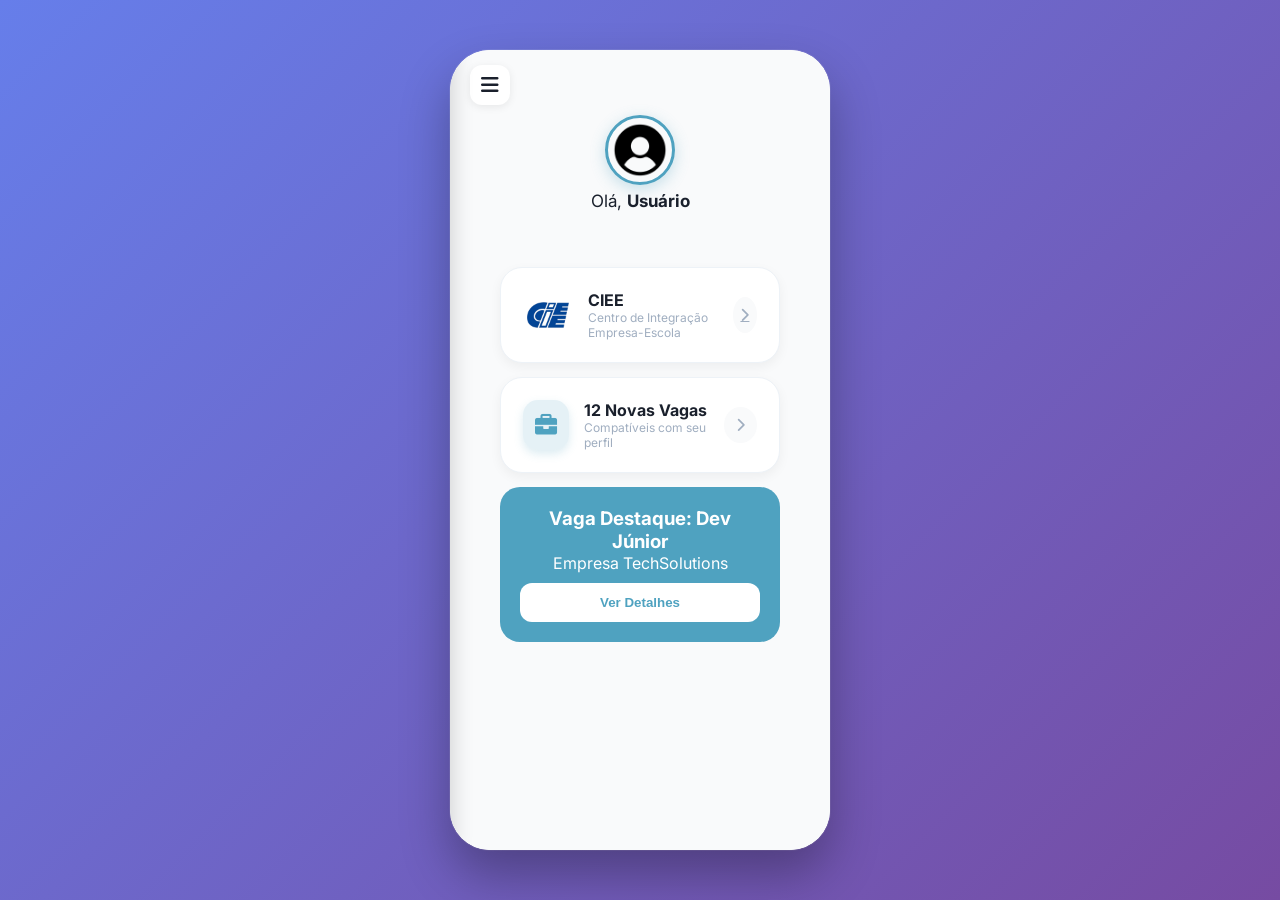
<file: index.html>
<!DOCTYPE html>
<html lang="pt-br">
<head>
    <meta charset="UTF-8">
    <meta name="viewport" content="width=device-width, initial-scale=1.0">
    <title>Oportuniza | App</title>
    <link href="https://fonts.googleapis.com/css2?family=Inter:wght@300;400;600&display=swap" rel="stylesheet">
    <link rel="stylesheet" href="style.css">
    <link rel="stylesheet" href="home.css">
    <link rel="stylesheet" href="https://cdnjs.cloudflare.com/ajax/libs/font-awesome/6.0.0/css/all.min.css">
</head>
<body>

    <div class="app-container">
        
        <section id="login-screen" class="screen active">
            <header>
                <img src="logo.png" alt="Logo" class="app-logo">
                <h1 class="brand-name">Entrar</h1>
            </header>
            <div class="form-group">
                <div class="input-field">
                    <i class="fa-regular fa-envelope"></i>
                    <input type="email" id="login-email" placeholder="E-mail">
                </div>
                <div class="input-field">
                    <i class="fa-solid fa-lock"></i>
                    <input type="password" id="login-password" placeholder="Senha">
                </div>
                <button class="forgot-link" onclick="showScreen('recover-screen')">Esqueceu a senha?</button>
            </div>
            <button class="btn-primary" onclick="handleLogin()">Logar</button>
            <div class="footer">
                <button class="signup-link" onclick="showScreen('register-screen')">Cadastrar-se</button>
            </div>
        </section>

        <section id="register-screen" class="screen">
            <header>
                <h1 class="brand-name">Criar Conta</h1>
                <p class="tagline">Junte-se ao Oportuniza</p>
            </header>
            <div class="form-group">
                <div class="input-field">
                    <i class="fa-regular fa-user"></i>
                    <input type="text" id="reg-name" placeholder="Nome Completo">
                </div>
                <div class="input-field">
                    <i class="fa-regular fa-envelope"></i>
                    <input type="email" id="reg-email" placeholder="E-mail">
                </div>
                <div class="input-field">
                    <i class="fa-solid fa-lock"></i>
                    <input type="password" id="reg-password" placeholder="Crie uma Senha">
                </div>
            </div>
            <button class="btn-primary" onclick="handleRegister()">Registrar</button>
            <div class="footer">
                <button class="signup-link" onclick="showScreen('login-screen')">Voltar para o Login</button>
            </div>
        </section>

        <section id="recover-screen" class="screen">
            <header>
                <h1 class="brand-name">Recuperar</h1>
                <p class="tagline">Digite seu e-mail cadastrado</p>
            </header>
            <div class="form-group">
                <div class="input-field">
                    <i class="fa-regular fa-envelope"></i>
                    <input type="email" id="recover-email" placeholder="E-mail">
                </div>
            </div>
            <button class="btn-primary" onclick="handleRecover()">Enviar Instruções</button>
            <div class="footer">
                <button class="signup-link" onclick="showScreen('login-screen')">Cancelar</button>
            </div>
        </section>

        <section id="home-screen" class="screen">
            <header class="home-header">
                <button class="menu-toggle" onclick="toggleSidebar()">
                    <i class="fa-solid fa-bars"></i>
                </button>
                <div class="user-profile">
                    <img src="user_profile.png" alt="Usuário" class="user-avatar">
                    <span class="welcome-text">Olá, <strong id="user-name-display">Usuário</strong></span>
                </div>
            </header>
            <main class="home-main">
                <div class="widget-card card-purple">
                    <img src="CIEE.png" alt="CIEE" class="card-icon-img">
                    <div class="card-content">
                        <h3>CIEE</h3>
                        <p>Centro de Integração Empresa-Escola</p>
                    </div>
                    <a href="https://www.cieepr.org.br" target="_blank" class="card-action"><i class="fa-solid fa-chevron-right"></i></a>
                </div>
                <div class="widget-card card-blue">
                    <div class="card-icon"><i class="fa-solid fa-briefcase"></i></div>
                    <div class="card-content">
                        <h3>12 Novas Vagas</h3>
                        <p>Compatíveis com seu perfil</p>
                    </div>
                    <button class="card-action"><i class="fa-solid fa-chevron-right"></i></button>
                </div>
                <div class="widget-highlight card-green">
                    <h3>Vaga Destaque: Dev Júnior</h3>
                    <p>Empresa TechSolutions</p>
                    <button class="btn-highlight">Ver Detalhes</button>
                </div>
            </main>
            
            <!-- Sidebar Lateral (dentro da home-screen) -->
            <div class="sidebar-overlay" onclick="toggleSidebar()"></div>
            <aside class="sidebar">
                <div class="sidebar-header">
                    <span class="sidebar-title">Menu</span>
                    <button class="sidebar-close" onclick="toggleSidebar()">
                        <i class="fa-solid fa-xmark"></i>
                    </button>
                </div>
                <nav class="sidebar-nav">
                    <button class="sidebar-item active" onclick="navigateAndClose('home')">
                        <i class="fa-solid fa-house"></i>
                        <span>Home</span>
                    </button>
                    <button class="sidebar-item" onclick="navigateAndClose('buscar')">
                        <i class="fa-solid fa-magnifying-glass"></i>
                        <span>Buscar</span>
                    </button>
                    <button class="sidebar-item" onclick="navigateAndClose('avisos')">
                        <i class="fa-solid fa-bell"></i>
                        <span>Avisos</span>
                    </button>
                    <button class="sidebar-item" onclick="navigateAndClose('settings')">
                        <i class="fa-solid fa-gear"></i>
                        <span>Configurações</span>
                    </button>
                </nav>
            </aside>
        </section>

        <!-- Tela de Configurações -->
        <section id="settings-screen" class="screen">
            <header class="settings-header">
                <button class="back-btn" onclick="showScreen('home-screen')"><i class="fa-solid fa-arrow-left"></i></button>
                <h1 class="brand-name">Configurações</h1>
            </header>
            <div class="settings-content">
                <div class="settings-option" onclick="handleLogout()">
                    <i class="fa-solid fa-right-from-bracket"></i>
                    <span>Sair da Conta</span>
                    <i class="fa-solid fa-chevron-right"></i>
                </div>
            </div>
        </section>

    </div>

    <script src="script.js"></script>
</body>
</html>
</file>
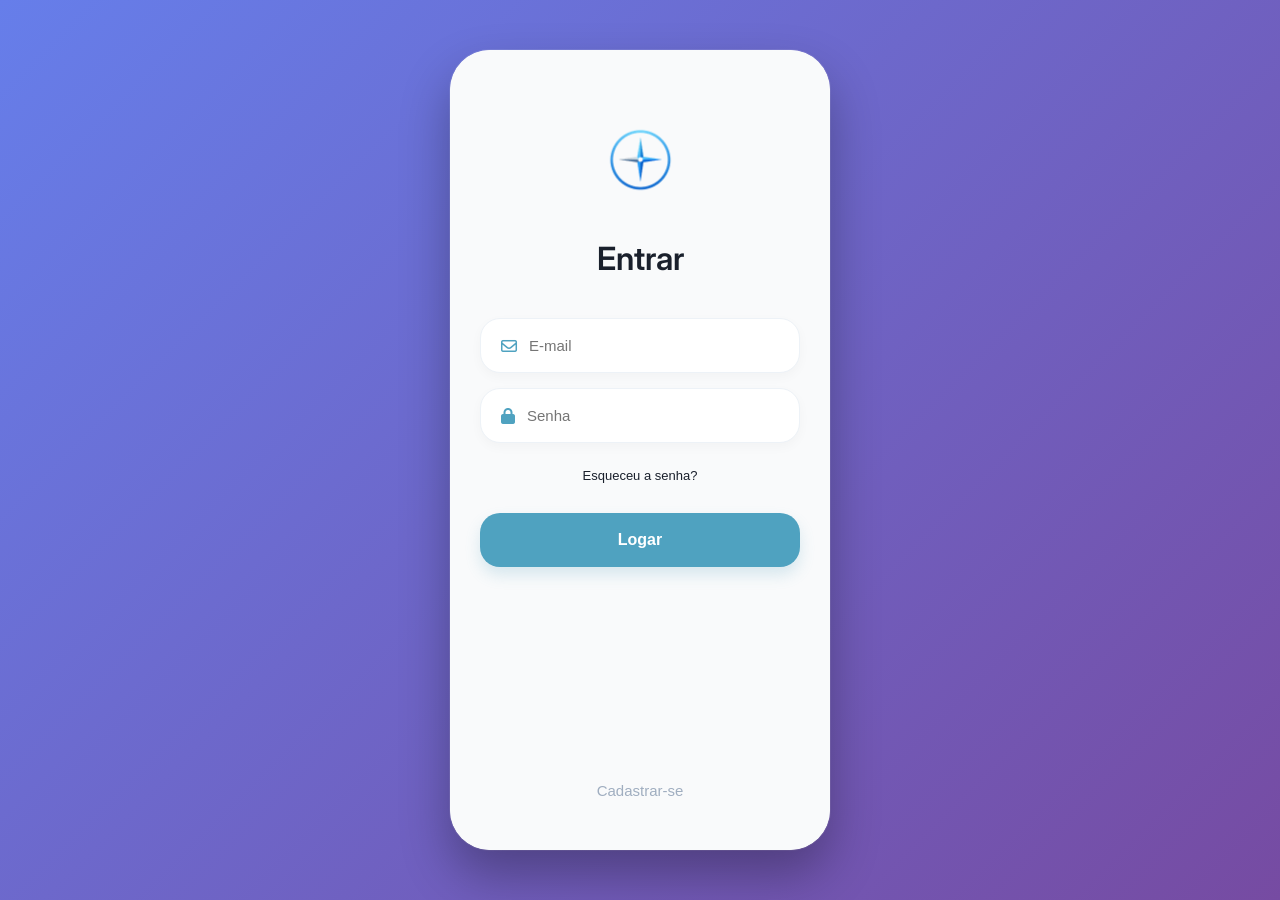
<file: style.html>
<!DOCTYPE html>
<html lang="pt-br">
<head>
    <meta charset="UTF-8">
    <meta name="viewport" content="width=device-width, initial-scale=1.0">
    <title>Oportuniza | App</title>
    <link href="https://fonts.googleapis.com/css2?family=Inter:wght@300;400;600&display=swap" rel="stylesheet">
    <link rel="stylesheet" href="style.css">
    <link rel="stylesheet" href="https://cdnjs.cloudflare.com/ajax/libs/font-awesome/6.0.0/css/all.min.css">
</head>
<body>

    <div class="app-container">
        
        <section id="login-screen" class="screen active">
            <header>
                <img src="logo.png" alt="Logo" class="app-logo">
                <h1 class="brand-name">Entrar</h1>
            </header>

            <div class="form-group">
                <div class="input-field">
                    <i class="fa-regular fa-envelope"></i>
                    <input type="email" id="login-email" placeholder="E-mail">
                </div>
                <div class="input-field">
                    <i class="fa-solid fa-lock"></i>
                    <input type="password" id="login-password" placeholder="Senha">
                </div>
                <button class="forgot-link" onclick="showScreen('recover-screen')">Esqueceu a senha?</button>
            </div>

            <button class="btn-primary" onclick="handleLogin()">Logar</button>
            
            <div class="footer">
                <button class="signup-link" onclick="showScreen('register-screen')">Cadastrar-se</button>
            </div>
        </section>

        <section id="register-screen" class="screen">
            <header>
                <h1 class="brand-name">Criar Conta</h1>
                <p class="tagline">Junte-se ao Oportuniza</p>
            </header>

            <div class="form-group">
                <div class="input-field">
                    <i class="fa-regular fa-user"></i>
                    <input type="text" id="reg-name" placeholder="Nome Completo">
                </div>
                <div class="input-field">
                    <i class="fa-regular fa-envelope"></i>
                    <input type="email" id="reg-email" placeholder="E-mail">
                </div>
                <div class="input-field">
                    <i class="fa-solid fa-lock"></i>
                    <input type="password" id="reg-password" placeholder="Crie uma Senha">
                </div>
            </div>

            <button class="btn-primary" onclick="handleRegister()">Registrar</button>
            
            <div class="footer">
                <button class="signup-link" onclick="showScreen('login-screen')">Voltar para o Login</button>
            </div>
        </section>

        <section id="recover-screen" class="screen">
            <header>
                <h1 class="brand-name">Recuperar</h1>
                <p class="tagline">Digite seu e-mail cadastrado</p>
            </header>

            <div class="form-group">
                <div class="input-field">
                    <i class="fa-regular fa-envelope"></i>
                    <input type="email" id="recover-email" placeholder="E-mail">
                </div>
            </div>

            <button class="btn-primary" onclick="handleRecover()">Enviar Instruções</button>
            
            <div class="footer">
                <button class="signup-link" onclick="showScreen('login-screen')">Cancelar</button>
            </div>
        </section>

    </div>

    <script src="script.js"></script>
</body>
</html>
</file>
<file: style.css>
:root {
    --primary: #4FA2C0;
    --primary-dark: #3d8ba8;
    --secondary: #6C63FF;
    --bg-light: #F9FAFB;
    --bg-gradient: linear-gradient(135deg, #667eea 0%, #764ba2 100%);
    --text-main: #1A202C;
    --text-muted: #A0AEC0;
    --card-shadow: 0 10px 40px rgba(0,0,0,0.1);
}

* { box-sizing: border-box; margin: 0; padding: 0; outline: none; }

body {
    background: var(--bg-gradient);
    display: flex;
    justify-content: center;
    align-items: center;
    height: 100vh;
    font-family: 'Inter', sans-serif;
    padding: 20px;
}

.app-container {
    width: 100%;
    max-width: 380px;
    height: 100%;
    max-height: 800px;
    background-color: var(--bg-light);
    border-radius: 40px;
    overflow: hidden;
    box-shadow: 0 25px 50px rgba(0,0,0,0.3), 0 0 0 1px rgba(255,255,255,0.1);
    position: relative;
}

.screen {
    position: absolute;
    top: 0;
    left: 0;
    width: 100%;
    height: 100%;
    padding: 50px 30px;
    display: none;
    flex-direction: column;
    background-color: var(--bg-light);
    border-radius: 40px;
}

.screen.active { display: flex; animation: fadeIn 0.4s ease; }

@keyframes fadeIn { from { opacity: 0; transform: scale(0.98); } to { opacity: 1; transform: scale(1); } }

header { text-align: center; margin-bottom: 40px; }
.app-logo { width: 120px; margin-bottom: 15px; }
.brand-name { font-size: 32px; font-weight: 600; color: var(--text-main); }
.tagline { font-size: 14px; color: var(--text-muted); margin-top: 5px; }

.form-group { display: flex; flex-direction: column; gap: 15px; margin-bottom: 30px; }

.input-field {
    background: white;
    border-radius: 20px;
    display: flex;
    align-items: center;
    padding: 0 20px;
    box-shadow: 0 4px 12px rgba(0,0,0,0.03);
    border: 1px solid #edf2f7;
    transition: all 0.3s ease;
}

.input-field:focus-within {
    border-color: var(--primary);
    box-shadow: 0 4px 15px rgba(79, 162, 192, 0.2);
}

.input-field i { color: var(--primary); font-size: 16px; margin-right: 12px; }

.input-field input {
    border: none;
    padding: 18px 0;
    width: 100%;
    font-size: 15px;
    background: transparent;
}

.btn-primary {
    background: var(--primary);
    color: white;
    border: none;
    padding: 18px;
    border-radius: 20px;
    font-size: 16px;
    font-weight: 600;
    cursor: pointer;
    transition: all 0.3s ease;
    box-shadow: 0 8px 15px rgba(79, 162, 192, 0.2);
}

.btn-primary:hover {
    transform: translateY(-2px);
    box-shadow: 0 12px 25px rgba(79, 162, 192, 0.35);
}

.btn-primary:active { transform: scale(0.96); }

.forgot-link {
    background: none;
    border: none;
    color: var(--text-main);
    font-size: 13px;
    align-self: center;
    cursor: pointer;
    margin-top: 10px;
}

.footer { margin-top: auto; text-align: center; }

.signup-link {
    background: none;
    border: none;
    color: var(--text-muted);
    font-size: 15px;
    cursor: pointer;
}
</file>
<file: home.css>
/* home.css - Design Ajustado */

:root {
    --bg-light: #F9FAFB;
    --card-white: #ffffff;
    --primary-blue: #4FA2C0;
    --text-dark: #1A202C;
    --text-muted: #A0AEC0;
}

/* Ajuste na seção Home */
#home-screen {
    background-color: var(--bg-light);
    height: 100%;
    display: flex;
    flex-direction: column;
    position: relative; /* Necessário para o menu fixo funcionar */
}

/* Header Compacto - Sem Logo */
.home-header {
    display: flex;
    flex-direction: column;
    align-items: center;
    padding: 15px 20px 8px;
    gap: 8px;
}

.app-logo-small {
    display: none;
}

.user-profile {
    display: flex;
    flex-direction: column;
    align-items: center;
    gap: 6px;
    text-align: center;
}

.user-avatar {
    width: 70px;
    height: 70px;
    border-radius: 50%;
    border: 3px solid var(--primary-blue);
    padding: 3px;
    box-shadow: 0 4px 15px rgba(79, 162, 192, 0.3);
}

.welcome-text {
    font-size: 17px;
    color: var(--text-dark);
}

/* Área de conteúdo com rolagem independente */
.home-main {
    flex: 1;
    overflow-y: auto;
    padding: 8px 20px 90px;
    display: flex;
    flex-direction: column;
    gap: 14px;
}

/* Estilo dos Widgets (Cards Brancos) - Maiores */
.widget-card {
    background: var(--card-white);
    border-radius: 22px;
    display: flex;
    align-items: center;
    padding: 22px;
    box-shadow: 0 4px 12px rgba(0,0,0,0.05);
    border: 1px solid #edf2f7;
    transition: all 0.3s ease;
}

.widget-card:hover {
    transform: translateY(-3px);
    box-shadow: 0 8px 25px rgba(0,0,0,0.1);
}

.card-icon {
    width: 50px;
    height: 50px;
    border-radius: 15px;
    display: flex;
    justify-content: center;
    align-items: center;
    font-size: 22px;
    margin-right: 15px;
    background: rgba(79, 162, 192, 0.15);
    color: var(--primary-blue);
    box-shadow: 0 4px 10px rgba(79, 162, 192, 0.2);
}

/* Imagem do CIEE no card */
.card-icon-img {
    width: 50px;
    height: 50px;
    border-radius: 12px;
    object-fit: contain;
    margin-right: 15px;
}

.card-content h3 { font-size: 16px; color: var(--text-dark); }
.card-content p { font-size: 12px; color: var(--text-muted); }

/* Setinha do Widget - Mais Bonita */
.card-action {
    width: 36px;
    height: 36px;
    border-radius: 50%;
    background: var(--bg-light);
    border: none;
    display: flex;
    justify-content: center;
    align-items: center;
    cursor: pointer;
    transition: all 0.3s ease;
    margin-left: auto;
    color: var(--text-muted);
}

.card-action i {
    font-size: 14px;
}

.card-action:hover {
    background: var(--primary-blue);
    color: white;
    transform: translateX(4px);
    box-shadow: 0 4px 12px rgba(79, 162, 192, 0.3);
}

/* Widget de Destaque */
.widget-highlight {
    background: var(--primary-blue);
    border-radius: 20px;
    padding: 20px;
    color: white;
    text-align: center;
}

.btn-highlight {
    background: white;
    color: var(--primary-blue);
    border: none;
    width: 100%;
    padding: 12px;
    border-radius: 12px;
    font-weight: 600;
    margin-top: 10px;
    cursor: pointer;
}

/* MENU INFERIOR FIXO - Corrigido */
.bottom-nav {
    position: absolute;
    bottom: 0;
    left: 0;
    width: 100%;
    background: white;
    display: flex;
    justify-content: space-around;
    padding: 12px 0 25px;
    border-top: 1px solid #edf2f7;
    box-shadow: 0 -5px 15px rgba(0,0,0,0.03);
}

.nav-item {
    background: none;
    border: none;
    color: var(--text-muted);
    display: flex;
    flex-direction: column;
    align-items: center;
    gap: 4px;
    font-size: 10px;
    cursor: pointer;
    flex: 1;
}

.nav-item i { font-size: 20px; }
.nav-item.active { color: var(--primary-blue); }

/* ============================================
   SIDEBAR LATERAL (Menu Hamburger)
   ============================================ */

/* Botão do menu hamburger */
.menu-toggle {
    position: absolute;
    top: 15px;
    left: 20px;
    background: white;
    border: none;
    width: 40px;
    height: 40px;
    border-radius: 12px;
    display: flex;
    justify-content: center;
    align-items: center;
    cursor: pointer;
    box-shadow: 0 2px 8px rgba(0,0,0,0.08);
    color: var(--text-dark);
    font-size: 20px;
    z-index: 10;
    transition: all 0.3s ease;
}

.menu-toggle:hover {
    background: var(--primary-blue);
    color: white;
}

/* Overlay escuro - dentro da screen */
.sidebar-overlay {
    position: absolute;
    top: 0;
    left: 0;
    width: 100%;
    height: 100%;
    background: rgba(0, 0, 0, 0.5);
    opacity: 0;
    visibility: hidden;
    transition: all 0.3s ease;
    z-index: 99;
    border-radius: 40px;
}

.sidebar-overlay.active {
    opacity: 1;
    visibility: visible;
}

/* Sidebar - dentro da screen */
.sidebar {
    position: absolute;
    top: 0;
    left: -280px;
    width: 280px;
    height: 100%;
    background: white;
    box-shadow: 4px 0 20px rgba(0, 0, 0, 0.15);
    transition: all 0.3s ease;
    z-index: 100;
    display: flex;
    flex-direction: column;
    border-radius: 40px 0 0 40px;
}

.sidebar.active {
    left: 0;
}

.sidebar-header {
    display: flex;
    justify-content: space-between;
    align-items: center;
    padding: 25px 20px;
    border-bottom: 1px solid #edf2f7;
}

.sidebar-title {
    font-size: 20px;
    font-weight: 600;
    color: var(--text-dark);
}

.sidebar-close {
    background: none;
    border: none;
    font-size: 20px;
    color: var(--text-muted);
    cursor: pointer;
    padding: 5px;
}

.sidebar-close:hover {
    color: var(--text-dark);
}

.sidebar-nav {
    display: flex;
    flex-direction: column;
    padding: 15px 0;
}

.sidebar-item {
    display: flex;
    align-items: center;
    gap: 15px;
    padding: 18px 20px;
    background: none;
    border: none;
    font-size: 16px;
    color: var(--text-dark);
    cursor: pointer;
    transition: all 0.3s ease;
    text-align: left;
    width: 100%;
}

.sidebar-item:hover {
    background: var(--bg-light);
    color: var(--primary-blue);
}

.sidebar-item.active {
    background: rgba(79, 162, 192, 0.1);
    color: var(--primary-blue);
    border-left: 4px solid var(--primary-blue);
}

.sidebar-item i {
    font-size: 20px;
    width: 24px;
    text-align: center;
}

/* Tela de Configurações */
#settings-screen {
    background-color: var(--bg-light);
    padding: 30px 25px;
    display: none;
    flex-direction: column;
    height: 100%;
}

#settings-screen.active {
    display: flex;
    animation: fadeIn 0.4s ease;
}

.settings-header {
    display: flex;
    align-items: center;
    gap: 15px;
    margin-bottom: 30px;
}

.back-btn {
    background: white;
    border: none;
    width: 40px;
    height: 40px;
    border-radius: 12px;
    display: flex;
    justify-content: center;
    align-items: center;
    cursor: pointer;
    box-shadow: 0 2px 8px rgba(0,0,0,0.05);
    color: var(--text-dark);
    font-size: 18px;
}

.settings-content {
    display: flex;
    flex-direction: column;
    gap: 15px;
}

.settings-option {
    background: white;
    border-radius: 16px;
    padding: 20px;
    display: flex;
    align-items: center;
    gap: 15px;
    cursor: pointer;
    box-shadow: 0 2px 8px rgba(0,0,0,0.03);
    border: 1px solid #edf2f7;
    transition: all 0.3s ease;
}

.settings-option:hover {
    transform: translateY(-2px);
    box-shadow: 0 4px 15px rgba(0,0,0,0.08);
}

.settings-option i:first-child {
    font-size: 20px;
    color: var(--primary-blue);
    width: 24px;
}

.settings-option span {
    flex: 1;
    font-size: 15px;
    color: var(--text-dark);
    font-weight: 500;
}

.settings-option i:last-child {
    color: var(--text-muted);
    font-size: 14px;
}
</file>
